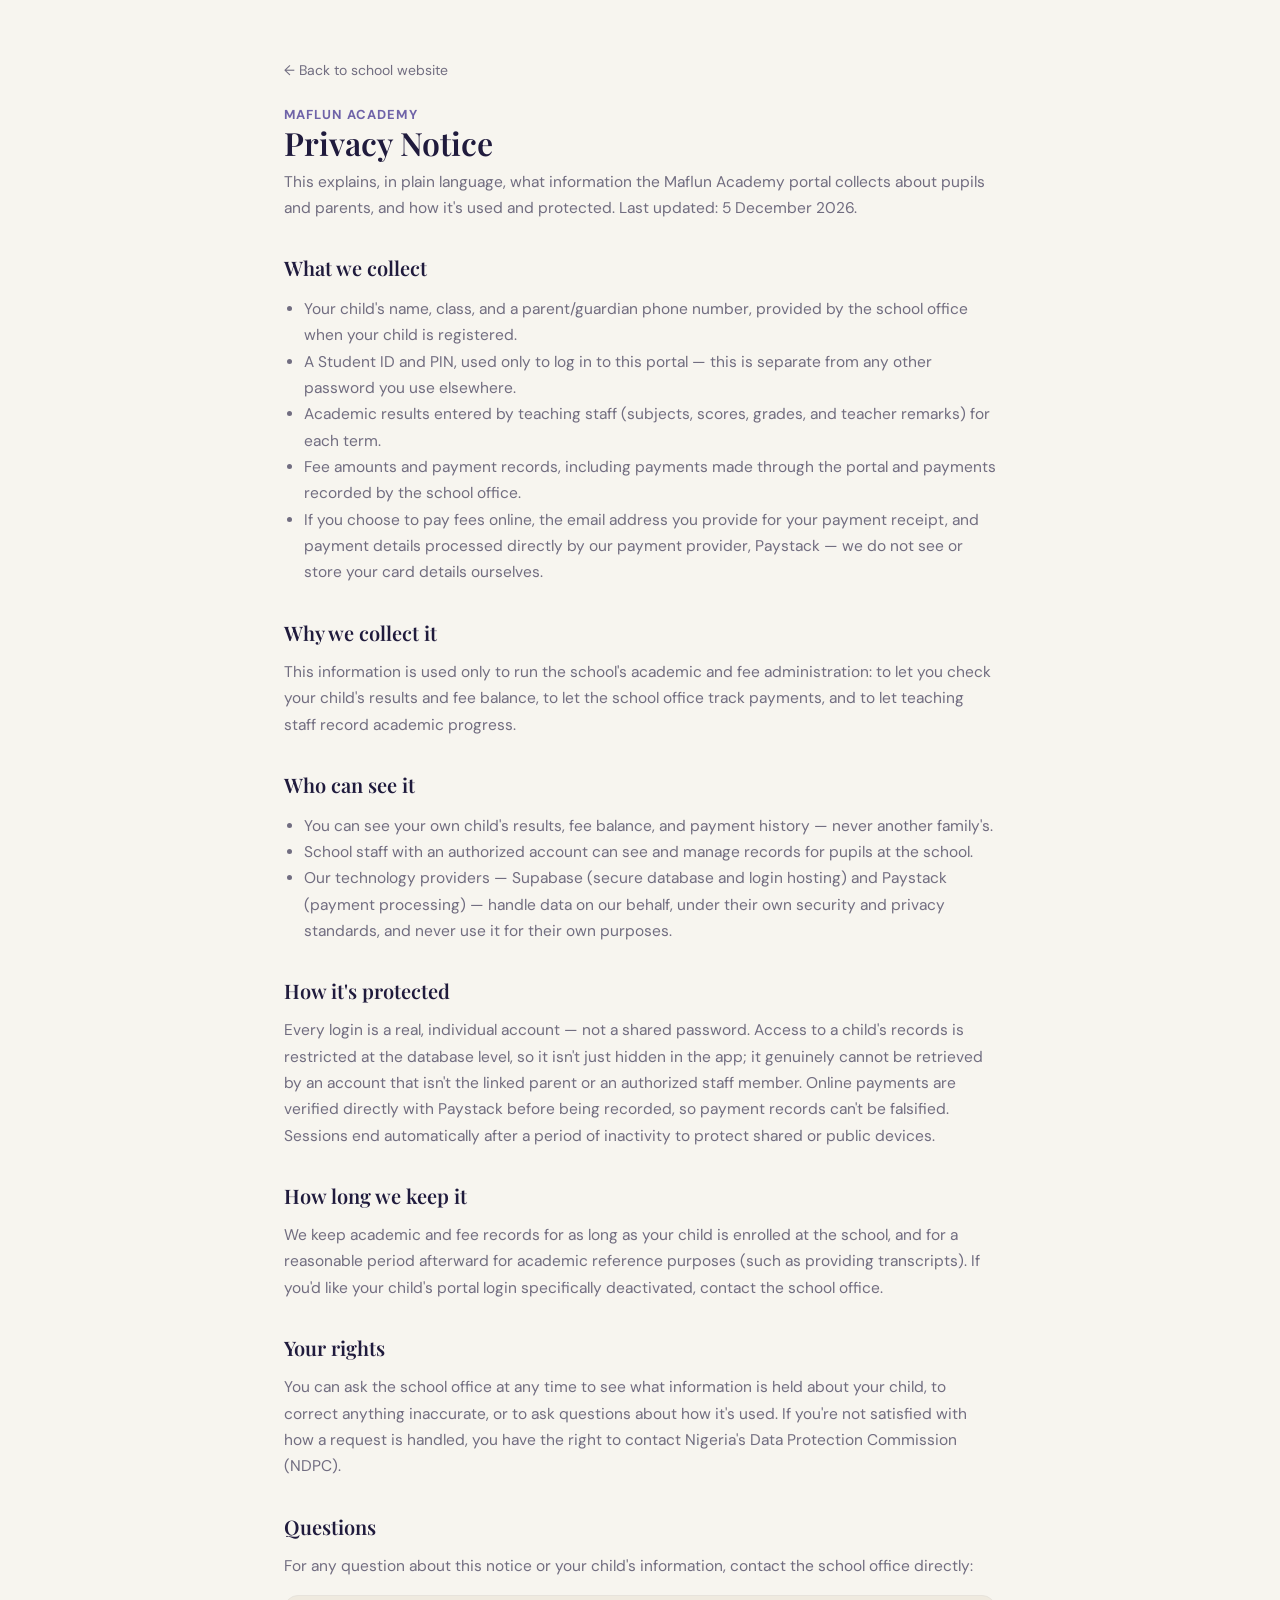
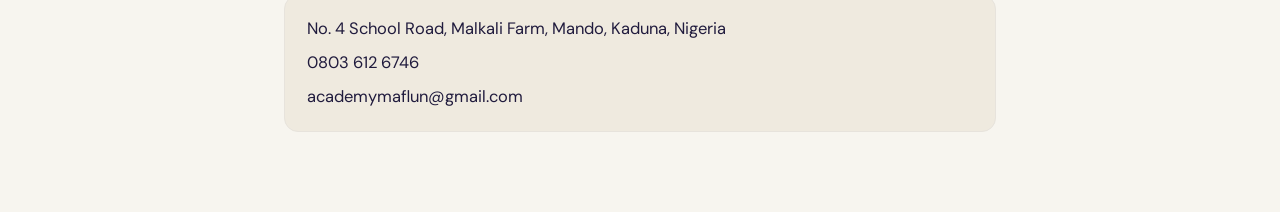
<file: privacy.html>
<!DOCTYPE html>
<html lang="en">
<head>
<meta charset="UTF-8">
<meta name="viewport" content="width=device-width, initial-scale=1.0">
<title>Privacy Notice — Maflun Academy</title>
<link rel="icon" type="image/png" href="logo.png">
<link rel="preconnect" href="https://fonts.googleapis.com">
<link rel="preconnect" href="https://fonts.gstatic.com" crossorigin>
<link href="https://fonts.googleapis.com/css2?family=DM+Sans:wght@400;500;600;700&family=Playfair+Display:wght@600;700&display=swap" rel="stylesheet">
<link rel="stylesheet" href="style.css">
<style>
  .legal-wrap{ max-width:760px; margin:0 auto; padding:56px 24px 80px; }
  .legal-wrap h1{ font-size:32px; }
  .legal-wrap .eyebrow{ color:var(--brand-deep); }
  .legal-wrap h2{ font-size:20px; margin-top:36px; margin-bottom:10px; }
  .legal-wrap p, .legal-wrap li{ color:var(--ink-soft); font-size:15.5px; line-height:1.7; }
  .legal-wrap ul{ padding-left:20px; }
  .legal-updated{ font-size:13px; color:var(--ink-soft); margin-top:8px; }
  .back-home{ font-size:14px; color:var(--ink-soft); text-decoration:none; display:inline-flex; align-items:center; gap:6px; margin-bottom:24px; }
  .back-home:hover{ color:var(--ink); }
  .contact-card{ background:var(--paper-dim); border:1px solid var(--line); border-radius:14px; padding:20px 22px; margin-top:14px; }
</style>
</head>
<body>

<div class="legal-wrap">
  <a class="back-home" href="index.html">← Back to school website</a>
  <div class="eyebrow">Maflun Academy</div>
  <h1>Privacy Notice</h1>
  <p class="legal-updated">This explains, in plain language, what information the Maflun Academy portal collects about pupils and parents, and how it's used and protected. Last updated: <span id="updatedDate"></span>.</p>

  <h2>What we collect</h2>
  <ul>
    <li>Your child's name, class, and a parent/guardian phone number, provided by the school office when your child is registered.</li>
    <li>A Student ID and PIN, used only to log in to this portal — this is separate from any other password you use elsewhere.</li>
    <li>Academic results entered by teaching staff (subjects, scores, grades, and teacher remarks) for each term.</li>
    <li>Fee amounts and payment records, including payments made through the portal and payments recorded by the school office.</li>
    <li>If you choose to pay fees online, the email address you provide for your payment receipt, and payment details processed directly by our payment provider, Paystack — we do not see or store your card details ourselves.</li>
  </ul>

  <h2>Why we collect it</h2>
  <p>This information is used only to run the school's academic and fee administration: to let you check your child's results and fee balance, to let the school office track payments, and to let teaching staff record academic progress.</p>

  <h2>Who can see it</h2>
  <ul>
    <li>You can see your own child's results, fee balance, and payment history — never another family's.</li>
    <li>School staff with an authorized account can see and manage records for pupils at the school.</li>
    <li>Our technology providers — Supabase (secure database and login hosting) and Paystack (payment processing) — handle data on our behalf, under their own security and privacy standards, and never use it for their own purposes.</li>
  </ul>

  <h2>How it's protected</h2>
  <p>Every login is a real, individual account — not a shared password. Access to a child's records is restricted at the database level, so it isn't just hidden in the app; it genuinely cannot be retrieved by an account that isn't the linked parent or an authorized staff member. Online payments are verified directly with Paystack before being recorded, so payment records can't be falsified. Sessions end automatically after a period of inactivity to protect shared or public devices.</p>

  <h2>How long we keep it</h2>
  <p>We keep academic and fee records for as long as your child is enrolled at the school, and for a reasonable period afterward for academic reference purposes (such as providing transcripts). If you'd like your child's portal login specifically deactivated, contact the school office.</p>

  <h2>Your rights</h2>
  <p>You can ask the school office at any time to see what information is held about your child, to correct anything inaccurate, or to ask questions about how it's used. If you're not satisfied with how a request is handled, you have the right to contact Nigeria's Data Protection Commission (NDPC).</p>

  <h2>Questions</h2>
  <p>For any question about this notice or your child's information, contact the school office directly:</p>
  <div class="contact-card">
    <div class="contact-value">No. 4 School Road, Malkali Farm, Mando, Kaduna, Nigeria</div>
    <div class="contact-value" style="margin-top:8px"><a href="tel:08036126746">0803 612 6746</a></div>
    <div class="contact-value" style="margin-top:8px"><a href="mailto:academymaflun@gmail.com">academymaflun@gmail.com</a></div>
  </div>
</div>

<script>
  document.getElementById('updatedDate').textContent = new Date().toLocaleDateString('en-GB', { day:'numeric', month:'long', year:'numeric' });
</script>
</body>
</html>
</file>
<file: style.css>
:root{
    --ink:#201b3d;
    --ink-soft:#716d80;
    --brand:#8d83c0;
    --brand-deep:#6f63a8;
    --gold:#c9a227;
    --gold-soft:#d9ba5c;
    --paper:#f7f5ef;
    --paper-dim:#efeadf;
    --line: #e7e3dc;
    --line-on-dark: rgba(217,186,92,0.32);
    --good:#21865b;
    --bad:#b94a48;
    --shadow: 0 18px 55px rgba(32,27,61,.10);
    --max: 1160px;
  }
  *{box-sizing:border-box;}
  html{scroll-behavior:smooth;}
  body{
    margin:0;
    background:var(--paper);
    color:var(--ink);
    font-family:'DM Sans', sans-serif;
    font-size:17px;
    line-height:1.6;
  }
  h1,h2,h3,.display{
    font-family:'Playfair Display', serif;
    font-weight:600;
    line-height:1.08;
    margin:0;
    color:var(--ink);
  }
  a{color:inherit;}
  img{max-width:100%;display:block;}
  .wrap{max-width:var(--max); margin:0 auto; padding:0 32px;}
  @media (max-width:640px){ .wrap{padding:0 20px;} }
  button{ font-family:inherit; }
  .hidden{ display:none !important; }

  /* ---------- Buttons ---------- */
  .btn{ border:0; border-radius:10px; padding:12px 20px; font-weight:700; font-size:14.5px;
    display:inline-flex; align-items:center; justify-content:center; gap:8px; text-decoration:none;
    cursor:pointer; transition:transform .15s ease, box-shadow .15s ease, opacity .15s ease; }
  .btn:hover{ transform:translateY(-1px); }
  .btn-primary{ background:var(--ink); color:#fff; }
  .btn-primary:hover{ box-shadow:0 12px 24px -12px rgba(32,27,61,0.45); }
  .btn-gold{ background:var(--gold); color:var(--ink); }
  .btn-gold:hover{ box-shadow:0 12px 24px -12px rgba(201,162,39,0.5); }
  .btn-light{ background:#fff; border:1px solid var(--line); color:var(--ink); }
  .btn-light:hover{ border-color:var(--brand); }
  .btn-danger{ background:#fff1f0; color:var(--bad); border:1px solid #f0cecc; }
  .btn-ghost{ background:none; color:var(--ink-soft); text-decoration:underline; text-decoration-color:var(--line);
    border:none; cursor:pointer; font-size:14.5px; padding:6px 0; }
  .btn-ghost:hover{ color:var(--ink); text-decoration-color:var(--gold); }
  button:focus-visible, a:focus-visible{ outline:2px solid var(--brand); outline-offset:2px; }

  /* ---------- Header ---------- */
  .site-header{
    position:sticky; top:0; z-index:50;
    background:rgba(247,245,239,.94);
    backdrop-filter:blur(12px);
    border-bottom:1px solid var(--line);
    transition:box-shadow .2s ease;
  }
  .site-header.scrolled{ box-shadow:0 12px 24px -20px rgba(32,27,61,0.3); }
  .nav{ height:78px; display:flex; align-items:center; justify-content:space-between; gap:20px; }
  .brand{ display:flex; align-items:center; gap:12px; text-decoration:none; background:none; border:none; cursor:pointer; padding:0; }
  .brand img{ width:50px; height:50px; object-fit:contain; }
  .brand strong{ font-family:'Playfair Display', serif; font-size:19px; }
  .brand small{ display:block; color:var(--ink-soft); font-size:11px; font-family:'DM Sans',sans-serif; }
  .navlinks{ display:flex; gap:26px; font-size:14px; align-items:center; }
  .navlinks a, .navlinks button.linklike{ text-decoration:none; background:none; border:none; cursor:pointer;
    font-size:14px; color:var(--ink); padding:0; }
  .navlinks a:hover, .navlinks button.linklike:hover{ color:var(--brand-deep); }
  .nav-actions{ display:flex; gap:10px; }
  .menu-btn{ display:none; background:none; border:none; cursor:pointer; padding:6px; font-size:24px; }
  .mobile-menu{ display:none; flex-direction:column; border-top:1px solid var(--line); }
  .mobile-menu.open{ display:flex; }
  .mobile-menu a, .mobile-menu button.linklike{ padding:16px 0; text-decoration:none; border-bottom:1px solid var(--line);
    font-size:16px; background:none; border-left:none; border-right:none; border-top:none;
    text-align:left; color:var(--ink); cursor:pointer; width:100%; }
  @media (max-width:860px){
    .navlinks{ display:none; }
    .nav-actions{ display:none; }
    .menu-btn{ display:block; }
  }

  /* ---------- Hero ---------- */
  .hero{ background:linear-gradient(160deg,#201b3d 0%,#2a2452 55%,#201b3d 100%); color:#fff; overflow:hidden; position:relative; }
  .hero::before{ content:''; position:absolute; top:-20%; right:-10%; width:60%; height:140%;
    background:radial-gradient(ellipse, rgba(141,131,192,0.35), transparent 65%); pointer-events:none; }
  .hero .wrap{ position:relative; min-height:600px; padding:78px 32px; display:grid; grid-template-columns:1.08fr .92fr; align-items:center; gap:50px; }
  @media (max-width:860px){ .hero .wrap{ grid-template-columns:1fr; padding:56px 20px; min-height:0; } }
  .eyebrow{ color:var(--gold-soft); font-weight:700; font-size:13px; letter-spacing:.08em; text-transform:uppercase; }
  .hero h1{ font-size:clamp(38px,5.3vw,60px); max-width:11ch; margin-top:14px; color:#fff; }
  .hero p{ max-width:52ch; color:#d8d4e6; font-size:17px; margin:22px 0; }
  .hero-buttons{ display:flex; gap:12px; flex-wrap:wrap; }
  .hero-card{ justify-self:end; width:min(390px,100%); padding:30px; border:1px solid rgba(255,255,255,.13);
    background:rgba(255,255,255,.06); border-radius:22px; backdrop-filter:blur(6px); }
  @media (max-width:860px){ .hero-card{ justify-self:start; } }
  .hero-card img{ width:130px; height:130px; object-fit:contain; margin:0 auto 20px; filter:drop-shadow(0 15px 25px rgba(0,0,0,.3)); }
  .hero-card .mini{ display:grid; grid-template-columns:1fr 1fr; gap:10px; }
  .mini div{ padding:14px; border:1px solid rgba(255,255,255,.12); border-radius:12px; }
  .mini b{ display:block; font-size:17px; color:#fff; font-family:'Playfair Display',serif; }
  .mini span{ font-size:12px; color:#bbb6cf; }

  /* ---------- Sections ---------- */
  .section{ padding:82px 0; }
  @media (max-width:640px){ .section{ padding:56px 0; } }
  .section-head{ display:flex; justify-content:space-between; gap:30px; align-items:flex-end; margin-bottom:38px; flex-wrap:wrap; }
  .section-head p{ max-width:52ch; color:var(--ink-soft); margin:0; }
  .section-head h2{ font-size:clamp(28px,3.6vw,40px); max-width:16ch; margin-top:10px; }
  @media (max-width:760px){ .section-head{ display:block; } }

  .reveal-onscroll{ opacity:0; transform:translateY(20px); transition:opacity .7s ease, transform .7s ease; }
  .reveal-onscroll.in-view{ opacity:1; transform:none; }
  @media (prefers-reduced-motion: reduce){ .reveal-onscroll{ opacity:1; transform:none; transition:none; } }

  .features{ display:grid; grid-template-columns:repeat(3,1fr); gap:16px; }
  @media (max-width:760px){ .features{ grid-template-columns:1fr; } }
  .feature{ background:#fff; border:1px solid var(--line); border-radius:18px; padding:28px;
    transition:transform .2s ease, box-shadow .2s ease; }
  .feature:hover{ transform:translateY(-3px); box-shadow:var(--shadow); }
  .feature .icon{ width:45px; height:45px; border-radius:12px; background:#efecf9; display:grid; place-items:center;
    color:var(--brand-deep); font-size:20px; margin-bottom:20px; }
  .feature h3{ font-size:20px; }
  .feature p{ color:var(--ink-soft); font-size:14.5px; margin-top:8px; }

  .stages{ display:grid; grid-template-columns:repeat(3,1fr); gap:16px; }
  @media (max-width:760px){ .stages{ grid-template-columns:1fr; } }
  .stage{ background:#fff; border:1px solid var(--line); border-radius:18px; padding:30px;
    transition:transform .2s ease, box-shadow .2s ease; }
  .stage:hover{ transform:translateY(-3px); box-shadow:var(--shadow); }
  .stage h3{ font-size:21px; margin-bottom:12px; }
  .stage-age{ color:var(--brand-deep); font-size:13px; margin-bottom:16px; display:block; font-weight:700; text-transform:uppercase; letter-spacing:.04em; }
  .stage ul{ margin:0; padding-left:18px; color:var(--ink-soft); font-size:15px; }
  .stage li + li{ margin-top:8px; }

  /* ---------- Portal promo section ---------- */
  .portal-section{ background:#eeeaf5; }
  .portal-grid{ display:grid; grid-template-columns:1fr 1fr; gap:20px; }
  @media (max-width:760px){ .portal-grid{ grid-template-columns:1fr; } }
  .portal-card{ background:#fff; border:1px solid var(--line); border-radius:20px; padding:30px; box-shadow:var(--shadow); }
  .portal-card h3{ font-size:24px; margin:8px 0; }
  .portal-card > p{ color:var(--ink-soft); font-size:14.5px; }
  .portal-list{ padding:0; margin:18px 0 22px; list-style:none; }
  .portal-list li{ padding:10px 0; border-bottom:1px solid var(--line); font-size:14.5px; }
  .portal-list li:last-child{ border:0; }
  .portal-list b{ float:right; color:var(--good); }

  /* ---------- Admissions ---------- */
  .admissions{ background:var(--paper-dim); }
  .steps{ display:flex; flex-direction:column; }
  .step{ display:grid; grid-template-columns:60px 1fr; gap:20px; padding:24px 4px; border-top:1px solid var(--line);
    transition:padding-left .2s ease; border-radius:6px; }
  .step:hover{ padding-left:12px; }
  .steps .step:last-child{ border-bottom:1px solid var(--line); }
  .step-num{ font-family:'Playfair Display', serif; font-size:26px; color:var(--brand-deep); }
  .step h3{ font-size:17px; font-weight:600; margin-bottom:6px; }
  .step p{ color:var(--ink-soft); font-size:15px; margin:0; max-width:56ch; }
  .admissions-cta{ margin-top:40px; display:flex; align-items:center; justify-content:space-between; flex-wrap:wrap; gap:20px;
    background:linear-gradient(160deg,#201b3d 0%,#2c2650 100%); color:#fff; padding:34px 38px; border-radius:20px;
    box-shadow:0 24px 48px -28px rgba(32,27,61,0.5); }
  .admissions-cta h3{ color:#fff; font-size:22px; max-width:20ch; }
  .admissions-cta p{ color:#d8d4e6; margin-top:8px; font-size:15px; }

  /* ---------- Contact ---------- */
  .contact-grid{ display:grid; grid-template-columns:1fr 1fr; gap:56px; }
  @media (max-width:760px){ .contact-grid{ grid-template-columns:1fr; gap:36px; } }
  .contact-item{ padding:18px 4px; border-top:1px solid var(--line); transition:padding-left .2s ease; border-radius:6px; }
  .contact-item:hover{ padding-left:10px; background:rgba(141,131,192,0.05); }
  .contact-item:last-child{ border-bottom:1px solid var(--line); }
  .contact-label{ font-size:13px; color:var(--brand-deep); margin-bottom:6px; font-weight:700; text-transform:uppercase; letter-spacing:.03em; }
  .contact-value{ font-size:16.5px; }
  .contact-value a{ text-decoration:none; }
  .contact-value a:hover{ text-decoration:underline; text-decoration-color:var(--gold); }
  .map-frame{ border:1px solid var(--line); height:100%; min-height:320px; border-radius:18px; overflow:hidden; }
  .map-frame iframe{ width:100%; height:100%; min-height:320px; border:0; display:block; }

  /* ---------- Footer ---------- */
  footer{ background:var(--ink); color:#c7c3d4; padding:48px 0 25px; }
  .footer-grid{ display:grid; grid-template-columns:1.5fr 1fr 1fr; gap:40px; }
  @media (max-width:760px){ .footer-grid{ grid-template-columns:1fr 1fr; } }
  @media (max-width:560px){ .footer-grid{ grid-template-columns:1fr; } }
  .footer-brand-row{ display:flex; align-items:center; gap:12px; margin-bottom:8px; }
  .footer-brand-row img{ width:34px; height:34px; object-fit:contain; }
  .footer-brand{ color:#fff; font-family:'Playfair Display', serif; font-size:20px; }
  .footer-grid p{ font-size:13px; color:#c7c3d4; }
  .footer-col b{ display:block; color:#fff; margin-bottom:6px; font-size:14px; }
  .footer-col a, .footer-col button.linklike{ display:block; text-decoration:none; padding:5px 0; font-size:13px;
    color:#c7c3d4; background:none; border:none; cursor:pointer; text-align:left; }
  .footer-col a:hover, .footer-col button.linklike:hover{ color:var(--gold-soft); }
  .copyright{ border-top:1px solid rgba(255,255,255,.12); margin-top:32px; padding-top:20px; font-size:12px;
    display:flex; justify-content:space-between; gap:15px; flex-wrap:wrap; }

  /* ================= Login modal ================= */
  .overlay{ position:fixed; inset:0; background:rgba(18,15,35,.62); z-index:100; display:grid; place-items:center; padding:20px; }
  .modal{ background:#fff; width:min(440px,100%); border-radius:20px; padding:32px; position:relative;
    box-shadow:0 30px 100px rgba(0,0,0,.25); max-height:90vh; overflow-y:auto; }
  @media (max-width:480px){ .modal{ padding:22px; border-radius:16px; } }
  .modal .close{ position:absolute; right:16px; top:12px; border:0; background:none; font-size:24px; color:var(--ink-soft); cursor:pointer; }
  .modal h2{ font-size:28px; margin-top:6px; }
  .role-tabs{ display:grid; grid-template-columns:1fr 1fr; gap:7px; margin:20px 0; }
  .role-tabs button{ border:1px solid var(--line); background:#fff; padding:10px; border-radius:9px; font-weight:700; font-size:13px; cursor:pointer; }
  .role-tabs button.active{ background:var(--ink); color:#fff; border-color:var(--ink); }
  .form-note{ font-size:12.5px; color:var(--ink-soft); margin-top:14px; }
  .note-box{ background:var(--paper-dim); border:1px solid var(--line); padding:14px 16px; font-size:13.5px; color:var(--ink-soft); border-radius:10px; margin-top:14px; }
  .note-box strong{ color:var(--ink); }

  /* ---------- Forms (shared) ---------- */
  .field{ margin-bottom:16px; }
  .field label{ display:block; font-size:13px; font-weight:700; color:var(--brand-deep); margin-bottom:6px; }
  .field input, .field select, .field textarea{
    width:100%; padding:12px 14px; border:1px solid #dcd8d0; background:#fff;
    border-radius:9px; font-family:inherit; font-size:15px; color:var(--ink); outline:none;
  }
  .field input:focus, .field select:focus, .field textarea:focus{ border-color:var(--brand); }
  .field-row{ display:grid; grid-template-columns:1fr 1fr; gap:16px; }
  @media (max-width:640px){ .field-row{ grid-template-columns:1fr; } }

  .alert{ padding:12px 16px; border-radius:9px; font-size:14px; margin-bottom:16px; border:1px solid transparent; }
  .alert-error{ background:#fff1f0; color:var(--bad); border-color:#f0cecc; }
  .alert-good{ background:#e6f5ee; color:var(--good); border-color:#c7ead9; }

  /* ================= App shell (portal + admin) ================= */
  .app{ min-height:100vh; background:#f4f3f8; }
  .appbar{ height:64px; background:#fff; border-bottom:1px solid var(--line); display:flex; align-items:center;
    justify-content:space-between; padding:0 25px; position:sticky; top:0; z-index:40; gap:10px; }
  .appbrand{ display:flex; align-items:center; gap:10px; font-weight:700; min-width:0; }
  .appbrand img{ width:36px; height:36px; object-fit:contain; flex-shrink:0; }
  .appbrand span{ white-space:nowrap; overflow:hidden; text-overflow:ellipsis; }
  .sidebar-toggle{ display:none; background:none; border:none; font-size:22px; cursor:pointer; padding:4px 6px; color:var(--ink); flex-shrink:0; }
  .userbox{ display:flex; align-items:center; gap:12px; flex-shrink:0; }
  .userbox b{ display:block; font-size:14px; }
  .userbox small{ display:block; color:var(--ink-soft); font-size:11px; }
  .avatar{ width:38px; height:38px; border-radius:50%; background:#ece9f7; display:grid; place-items:center;
    color:var(--brand-deep); font-weight:700; flex-shrink:0; }
  .app-layout{ display:grid; grid-template-columns:245px 1fr; min-height:calc(100vh - 64px); position:relative; }
  .sidebar{ background:var(--ink); color:#c9c5d8; padding:20px 14px; }

  @media (max-width:900px){
    .app-layout{ grid-template-columns:1fr; }
    .main{ padding:16px; }
    .sidebar-toggle{ display:block; }
    .sidebar{
      position:fixed; top:64px; bottom:0; left:0; width:250px; max-width:80vw;
      overflow-y:auto; z-index:60; transform:translateX(-100%);
      transition:transform .25s ease; box-shadow:12px 0 30px rgba(0,0,0,.25);
    }
    .sidebar.open{ transform:translateX(0); }
  }
  .sidebar-backdrop{
    display:none; position:fixed; inset:64px 0 0 0; background:rgba(18,15,35,.45); z-index:55;
  }
  .sidebar-backdrop.show{ display:block; }

  @media (max-width:480px){
    .appbar{ padding:0 14px; }
    .appbrand span{ max-width:38vw; }
    .userbox > div{ display:none; }
    .btn-light#appLogoutBtn{ padding:9px 12px; font-size:13px; }
  }
  .side-label{ font-size:10px; text-transform:uppercase; letter-spacing:.1em; color:#89849f; padding:12px; }
  .side-btn{ display:block; width:100%; text-align:left; border:0; background:transparent; color:#c9c5d8; padding:12px 14px;
    border-radius:9px; margin:2px 0; font-weight:600; cursor:pointer; font-size:14.5px; text-decoration:none; box-sizing:border-box;
    transition:background .15s ease, color .15s ease; }
  .side-btn:hover{ background:#332e55; color:#fff; }
  .side-btn.active{ background:#332e55; color:#fff; }
  .main{ padding:30px; min-width:0; }
  .page-title{ display:flex; justify-content:space-between; gap:15px; align-items:center; margin-bottom:24px; flex-wrap:wrap; }
  .page-title h1{ font-size:30px; }
  .page-title p{ margin:5px 0 0; color:var(--ink-soft); font-size:13px; }

  .stat-cards{ display:grid; grid-template-columns:repeat(4,1fr); gap:14px; margin-bottom:22px; }
  @media (max-width:900px){ .stat-cards{ grid-template-columns:1fr 1fr; } }
  @media (max-width:500px){ .stat-cards{ grid-template-columns:1fr; } }
  .stat-cards-3{ grid-template-columns:repeat(3,1fr); }
  @media (max-width:700px){ .stat-cards-3{ grid-template-columns:1fr 1fr; } }
  @media (max-width:500px){ .stat-cards-3{ grid-template-columns:1fr; } }
  .stat-card{ background:#fff; border:1px solid var(--line); border-radius:14px; padding:19px;
    transition:box-shadow .2s ease; }
  .stat-card:hover{ box-shadow:var(--shadow); }
  .stat-card .label{ font-size:12px; color:var(--ink-soft); }
  .stat-card .value{ font-size:23px; font-weight:700; margin-top:5px; font-family:'Playfair Display',serif; }

  .panel{ background:#fff; border:1px solid var(--line); border-radius:16px; padding:26px; box-shadow:var(--shadow); }
  .panel + .panel{ margin-top:18px; }
  .panel h3{ font-size:19px; margin-bottom:6px; }
  .panel .hint{ color:var(--ink-soft); font-size:14px; margin-bottom:20px; }

  .table-wrap{ overflow-x:auto; }
  table.data{ width:100%; border-collapse:collapse; font-size:14.5px; }
  table.data th, table.data td{ text-align:left; padding:12px 9px; border-bottom:1px solid var(--line); white-space:nowrap; }
  table.data th{ color:var(--ink-soft); font-size:11px; text-transform:uppercase; letter-spacing:.03em; }
  table.data tbody tr{ transition:background .15s ease; }
  table.data tbody tr:hover{ background:rgba(141,131,192,0.06); }
  table.data tr:last-child td{ border-bottom:none; }

  .badge{ display:inline-flex; padding:4px 10px; border-radius:999px; font-size:11px; font-weight:700; }
  .badge-good{ background:#e6f5ee; color:var(--good); }
  .badge-warn{ background:#fbf3d9; color:#8b7010; }
  .badge-bad{ background:#fff0ef; color:var(--bad); }

  .row-actions{ display:flex; gap:10px; flex-wrap:wrap; }
  .row-actions button{ font-size:12.5px; padding:7px 12px; border-radius:8px; border:1px solid var(--line); background:#fff; cursor:pointer; }
  .row-actions button:hover{ border-color:var(--brand); }

  .empty-state{ padding:36px 20px; text-align:center; color:var(--ink-soft); border:1px dashed var(--line); border-radius:12px; }

  .subject-rows{ display:flex; flex-direction:column; gap:10px; margin-bottom:16px; }
  .subject-row{ display:grid; grid-template-columns:2fr 1fr 1fr auto; gap:10px; align-items:center; }
  @media (max-width:640px){ .subject-row{ grid-template-columns:1fr 1fr; } }
  @media (max-width:420px){ .subject-row{ grid-template-columns:1fr; } .subject-row .grade-chip{ justify-self:start; } }
  .subject-row input{ padding:10px 12px; border:1px solid var(--line); border-radius:8px; font-size:14.5px; }
  .subject-row .grade-chip{ font-size:13px; text-align:center; padding:8px 6px; }
  .subject-row .remove-btn{ background:none; border:none; color:var(--bad); cursor:pointer; font-size:18px; line-height:1; }

  .fee-box{ display:flex; justify-content:space-between; align-items:center; gap:20px; padding:16px; border:1px solid var(--line); border-radius:12px; margin:10px 0; }
  .fee-box small{ display:block; color:var(--ink-soft); }
  .fee-box strong{ font-size:19px; }

  .profile{ display:flex; align-items:center; gap:15px; margin-bottom:22px; }
  .profile-avatar{ width:60px; height:60px; border-radius:15px; background:#e9e6f4; display:grid; place-items:center;
    font-size:22px; font-weight:700; color:var(--brand-deep); }
  .kv{ display:grid; grid-template-columns:repeat(2,1fr); gap:10px; }
  @media (max-width:500px){ .kv{ grid-template-columns:1fr; } }
  .kv div{ background:#f7f6fa; border-radius:10px; padding:12px; }
  .kv small{ display:block; color:var(--ink-soft); font-size:10px; }
  .kv b{ font-size:13.5px; }

  .login-shell .panel::before{ display:none; }

  /* ---------- Idle timeout banner ---------- */
  .idle-banner{
    position:fixed; left:0; right:0; bottom:0; z-index:200;
    background:var(--ink); color:#fff; padding:14px 20px;
    display:flex; gap:16px; align-items:center; justify-content:center; flex-wrap:wrap;
    font-size:14.5px; box-shadow:0 -8px 24px rgba(0,0,0,.15);
    transform:translateY(100%); transition:transform .25s ease;
  }
  .idle-banner.show{ transform:translateY(0); }
  .idle-banner button{ background:var(--gold); color:var(--ink); border:none; padding:8px 16px; border-radius:8px; font-weight:700; cursor:pointer; }

  .toast{ position:fixed; right:20px; bottom:20px; background:var(--ink); color:#fff; padding:13px 16px; border-radius:10px;
    z-index:250; box-shadow:var(--shadow); font-size:13px; transition:opacity .2s ease, transform .2s ease; }
  .toast.hidden{ opacity:0; transform:translateY(8px); pointer-events:none; }
</file>
